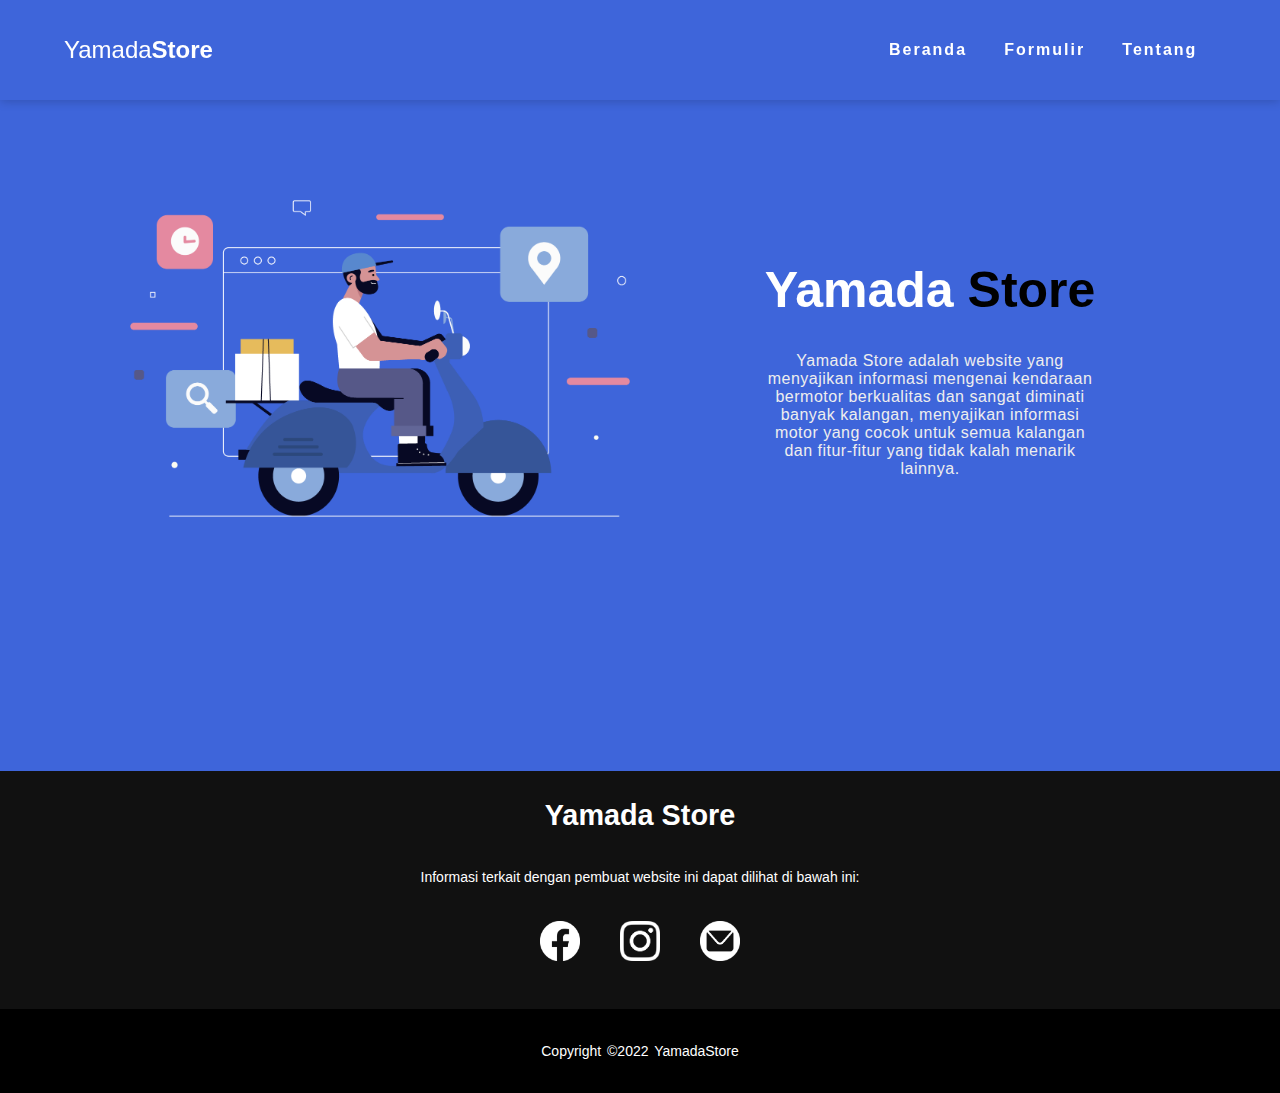
<file: index.html>
<!DOCTYPE html>
<html lang="en" dir="ltr">
<head>
    <meta charset="UTF-8">
    <meta http-equiv="X-UA-Compatible" content="IE=edge">
    <meta name="viewport" content="width=device-width, initial-scale=1.0">

    <link rel="stylesheet" href="style.css">
    
    <link rel="icon" type="image/x-icon" href="img/logo.png">

    <title>Tentang | Yamada Store</title>
</head>
<body>
    <nav>
        <input id="nav-toggle" type="checkbox">
        <div class="logo">Yamada<strong>Store</strong></div>
        <ul class="links">
            <li><a href="index.html">Beranda</a></li>
            <li><a href="form.html">Formulir</a></li>
            <li><a href="about.html">Tentang</a></li>
        </ul>
        <label for="nav-toggle" class="icon-burger">
            <div class="line"></div>
            <div class="line"></div>
            <div class="line"></div> 
        </label>
    </nav>

    <div class="container">

        <img class="gambar" src="img/motor.png" alt="">
        
        <div class="content">
            <h1>Yamada <span>Store</span></h1>
            <div class="content-header">
                <p>
                    Yamada Store adalah website yang menyajikan informasi mengenai kendaraan bermotor berkualitas dan sangat diminati banyak kalangan, menyajikan informasi motor yang cocok untuk semua kalangan dan fitur-fitur yang tidak kalah menarik lainnya.
                </p>
            </div>
        </div>
    </div>


    <footer>
        <div class="footer-content">
            <h3>Yamada Store</h3>
            <p>Informasi terkait dengan pembuat website ini dapat dilihat di bawah ini:</p>
            <ul class="socials">
                <li>
                    <a href="https://web.facebook.com/" target="_blank">
                        <div class="facebook">
                        </div>
                    </a>
                </li>
                <li>
                    <a href="https://www.instagram.com/" target="_blank">
                        <div class="instagram">
                        </div>
                    </a>
                </li>
                <li>
                    <a href="mailto:contoh10@gmail.com" target="_blank">
                        <div class="email">
                        </div>
                    </a>
                </li>
            </ul>
        </div>
        <div class="footer-bottom">
            <p>Copyright &copy;2022 yamadaStore</p>
        </div>
    </footer>
</body>
</html>
</file>
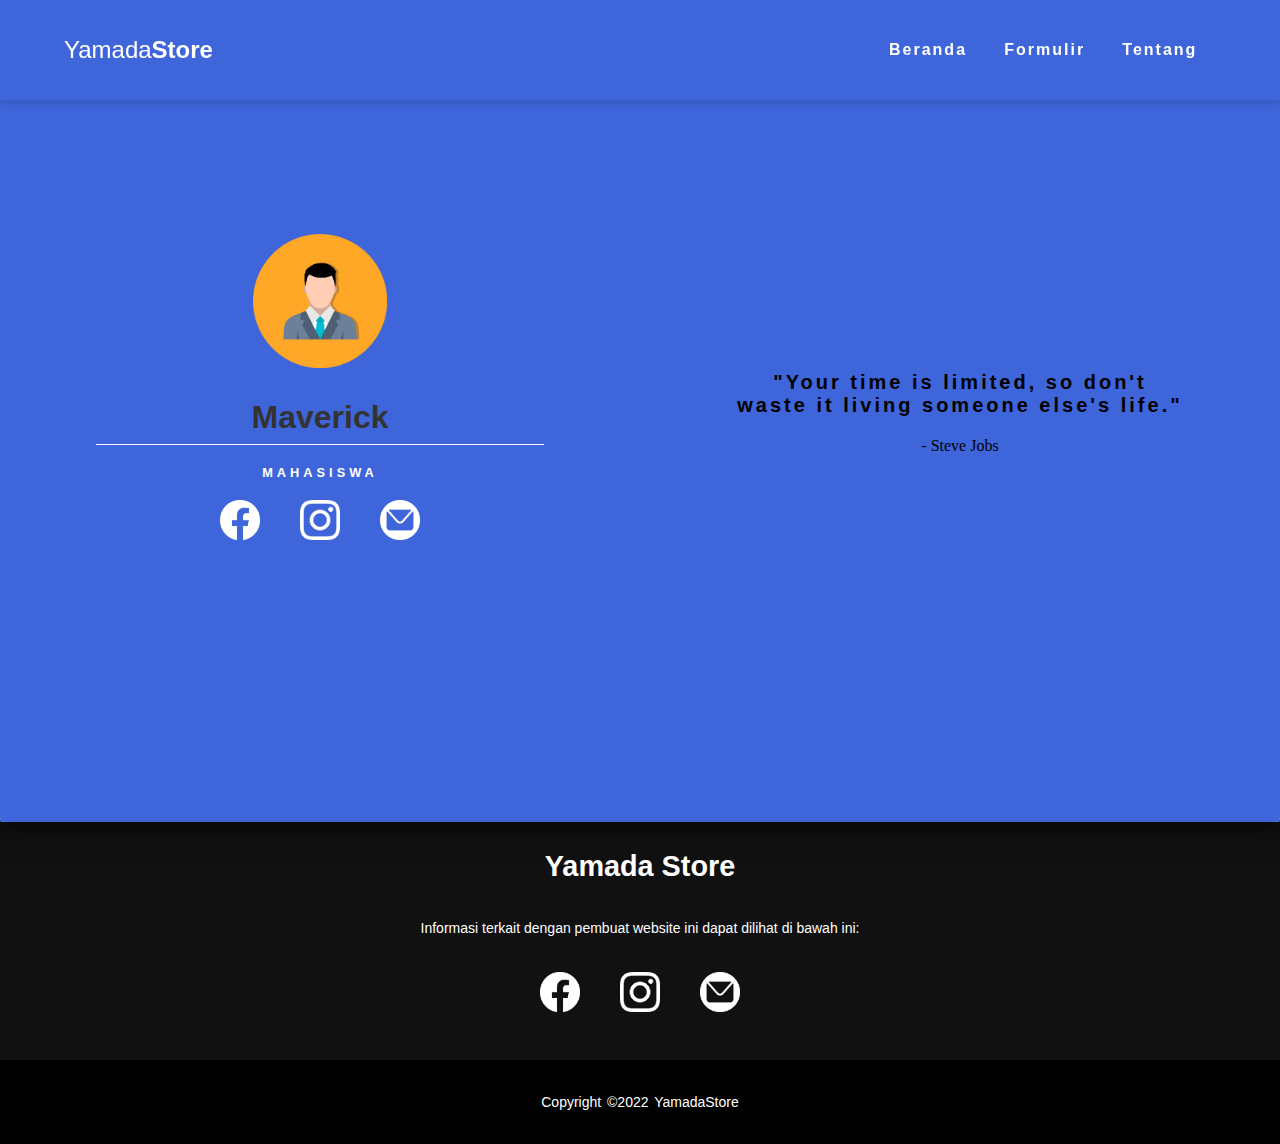
<file: about.html>
<!DOCTYPE html>
<html lang="en" dir="ltr">
<head>
    <meta charset="UTF-8">
    <meta http-equiv="X-UA-Compatible" content="IE=edge">
    <meta name="viewport" content="width=device-width, initial-scale=1.0">

    <link rel="stylesheet" href="style.css">
    
    <link rel="icon" type="image/x-icon" href="img/logo.png">

    <title>Tentang | Yamada Store</title>
</head>
<body>
    <nav>
        <input id="nav-toggle" type="checkbox">
        <div class="logo">Yamada<strong>Store</strong></div>
        <ul class="links">
            <li><a href="index.html">Beranda</a></li>
            <li><a href="form.html">Formulir</a></li>
            <li><a href="about.html">Tentang</a></li>
        </ul>
        <label for="nav-toggle" class="icon-burger">
            <div class="line"></div>
            <div class="line"></div>
            <div class="line"></div> 
        </label>
    </nav>

    <!-- Form Menu -->
        <div class="container-about">
            <div class="card-container">
                
                <div class="left-about">
                    <div class="left-container">
                        <img src="img/user.png" alt="">
                        <h3>Maverick</h3>
                        <div class="span">
                        </div>
                        <h4>MAHASISWA</h4>
                        <ul class="socials">
                            <li>
                                <a href="https://web.facebook.com/" target="_blank">
                                    <div class="facebook">
                                    </div>
                                </a>
                            </li>
                            <li>
                                <a href="https://www.instagram.com/" target="_blank">
                                    <div class="instagram">
                                    </div>
                                </a>
                            </li>
                            <li>
                                <a href="mailto:contoh10@gmail.com" target="_blank">
                                    <div class="email">
                                    </div>
                                </a>
                            </li>
                        </ul>
                    </div>

                </div>

                <div class="right-about">
                    <div class="right-container">
                        <h3>"Your time is limited, so don't waste it living someone else's life."</h3>
                        <p>- Steve Jobs</p>
                    </div>
                </div>

            </div>

        </div>
        </div>
    <!-- End Form Menu -->


    <footer>
        <div class="footer-content">
            <h3>Yamada Store</h3>
            <p>Informasi terkait dengan pembuat website ini dapat dilihat di bawah ini:</p>
            <ul class="socials">
                <li>
                    <a href="https://web.facebook.com/" target="_blank">
                        <div class="facebook">
                        </div>
                    </a>
                </li>
                <li>
                    <a href="https://www.instagram.com/" target="_blank">
                        <div class="instagram">
                        </div>
                    </a>
                </li>
                <li>
                    <a href="mailto:contoh10@gmail.com" target="_blank">
                        <div class="email">
                        </div>
                    </a>
                </li>
            </ul>
        </div>
        <div class="footer-bottom">
            <p>Copyright &copy;2022 yamadaStore</p>
        </div>
    </footer>
</body>
</html>
</file>
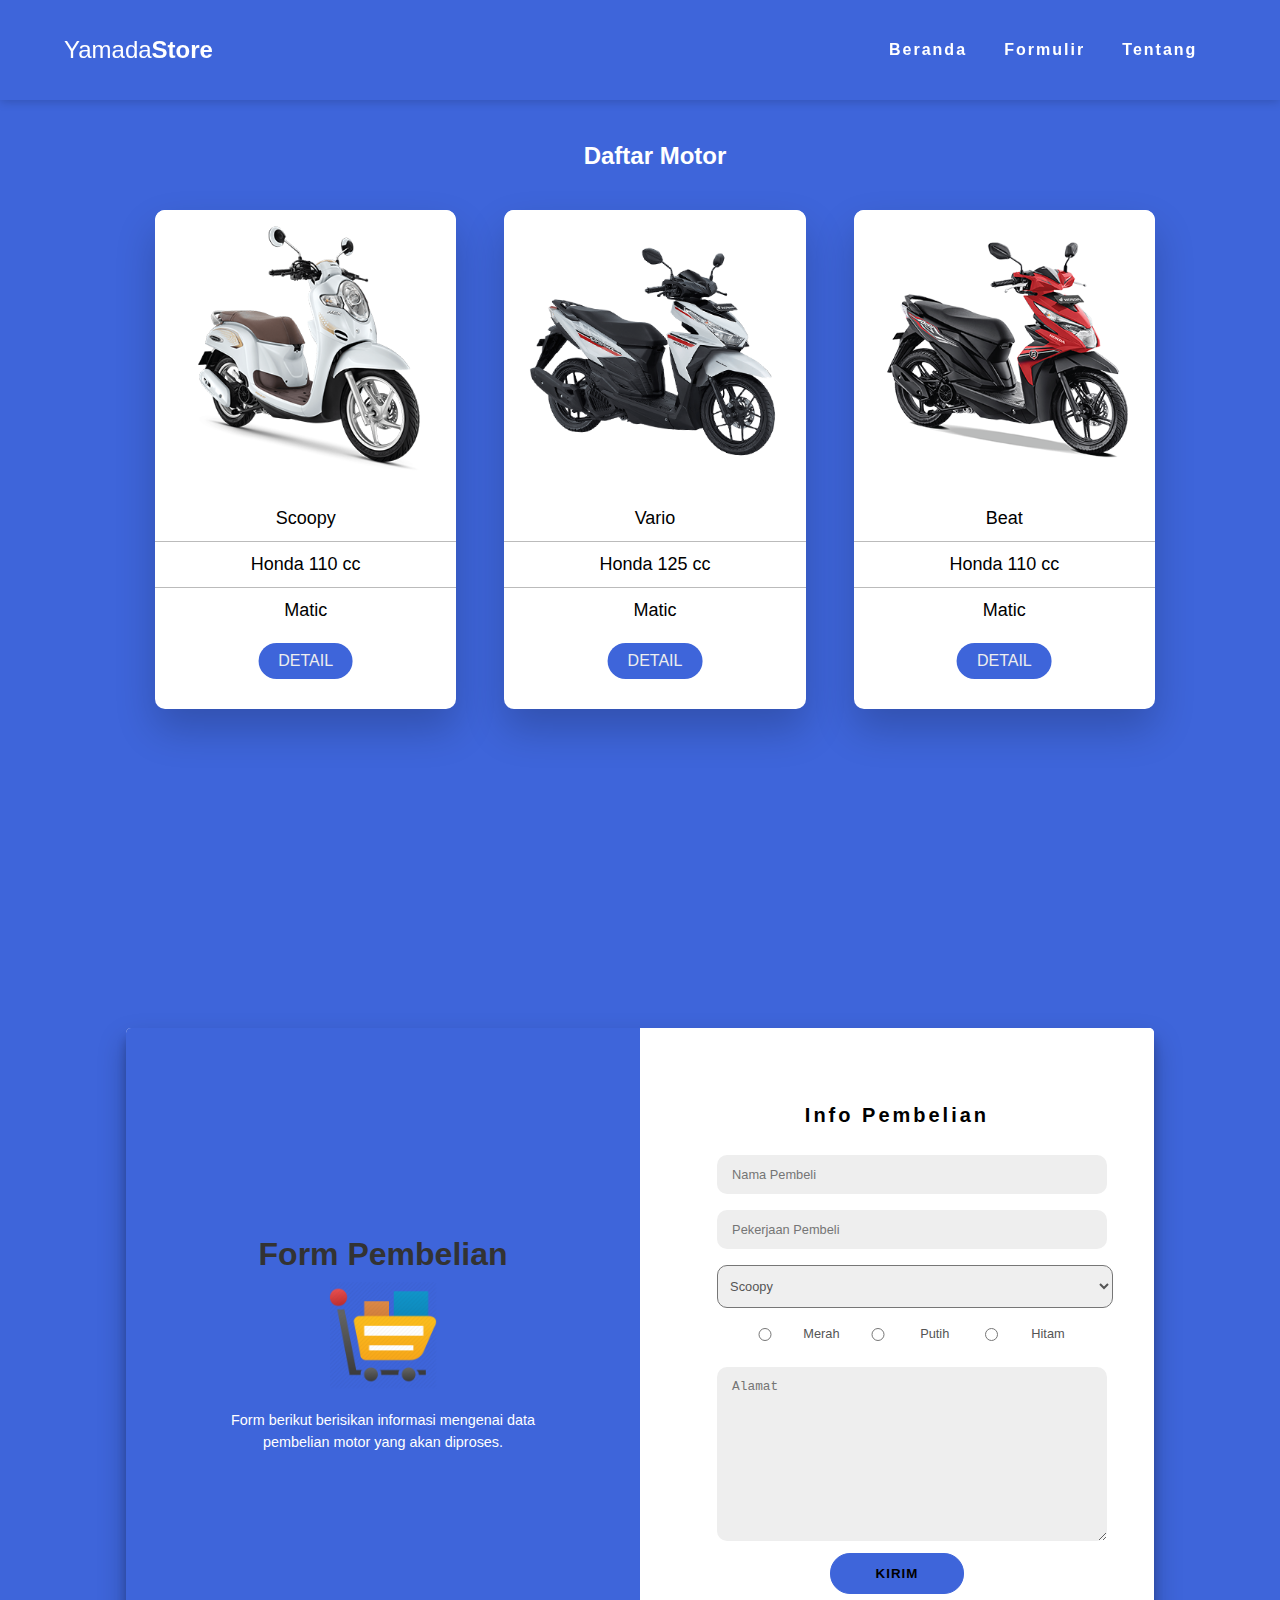
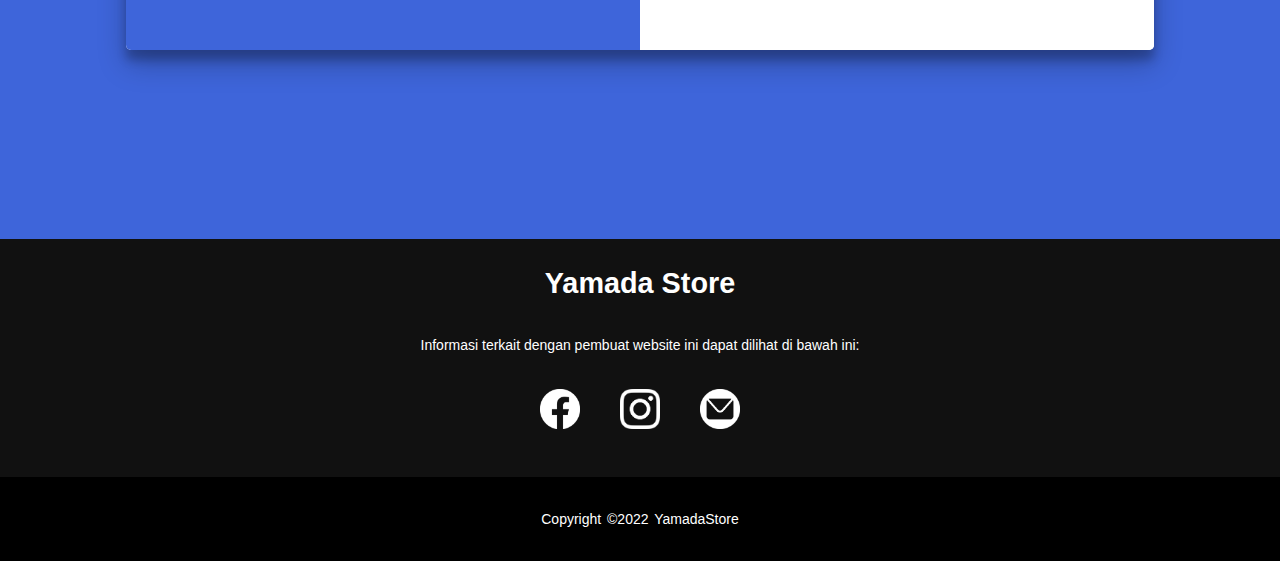
<file: form.html>
<!DOCTYPE html>
<html lang="en" dir="ltr">
<head>
    <meta charset="UTF-8">
    <meta http-equiv="X-UA-Compatible" content="IE=edge">
    <meta name="viewport" content="width=device-width, initial-scale=1.0">

    <link rel="stylesheet" href="style.css">
    
    <link rel="icon" type="image/x-icon" href="img/logo.png">

    <title>Formulir | Yamada Store</title>
</head>
<body>
    <nav>
        <input id="nav-toggle" type="checkbox">
        <div class="logo">Yamada<strong>Store</strong></div>
        <ul class="links">
            <li><a href="index.html">Beranda</a></li>
            <li><a href="form.html">Formulir</a></li>
            <li><a href="about.html">Tentang</a></li>
        </ul>
        <label for="nav-toggle" class="icon-burger">
            <div class="line"></div>
            <div class="line"></div>
            <div class="line"></div> 
        </label>
    </nav>



    <div class="container"><br>
        <h3 class="judul">Daftar Motor</h3>
        <section class="section-card">
            <div class="card card-1">
                <img src="img/scoopy.png" alt="" class="card-img">
                <div class="card-detail">
                    <ul>
                        <li>Scoopy</li>
                        <li>Honda 110 cc</li>
                        <li>Matic</li>
                    </ul>
                </div>
                <a href="#popup1" class="btn">Detail</a>
            </div>
            <div class="card card-1">
                <img src="img/vario.png" alt="" class="card-img">
                <div class="card-detail">
                    <ul>
                        <li>Vario</li>
                        <li>Honda 125 cc</li>
                        <li>Matic</li>
                    </ul>
                </div>
                <a href="#popup2" class="btn">Detail</a>
            </div>
            <div class="card card-1">
                <img src="img/beat.png" alt="" class="card-img">
                <div class="card-detail">
                    <ul>
                        <li>Beat</li>
                        <li>Honda 110 cc</li>
                        <li>Matic</li>
                    </ul>
                </div>
                <a href="#popup3" class="btn">Detail</a>
            </div>
            
        </section>
    </div>



    <!-- POP UP -->
    <!-- 1 -->
    <div class="popup" id="popup1">
        <div class="popup-content">
            <div class="popup-img">
                <img src="img/scoopy.png" alt="">
                <a href="" class="popup-close">&times;</a>
            </div>
            <div class="popup-header">
                <h1>Scoopy</h1>
                <h2>Rp. 21,353,000</h2>
            </div>
            <div class="popup-text">
                <p>
                    Honda Scoopy adalah salah satu merek pedagang sepeda motor Honda di Indonesia skuter matik ini yang di produksi oleh <a href="https://www.astra-honda.com/product/scoopy" target="_blank">PT Astra Honda Motor</a> .
                </p>
            </div>
            <a href="#" class="btn popup-btn">Keluar</a>
        </div>
    </div>

    <!-- 2 -->
    <div class="popup" id="popup2">
        <div class="popup-content">
            <div class="popup-img">
                <img src="img/vario.png" alt="">
                <a href="" class="popup-close">&times;</a>
            </div>
            <div class="popup-header">
                <h1>Vario</h1>
                <h2>Rp. 22,009,000</h2>
            </div>
            <div class="popup-text">
                <p>
                    Honda Vario adalah sebuah skuter bertransmisi otomatis yang diproduksi oleh <a href="https://www.astra-honda.com/product/vario-125" target="_blank">Astra Honda Motor</a>  di Indonesia sejak tahun 2006. Skuter ini dimaksudkan untuk mengantisipasi makin banyaknya populasi skuter otomatis yang beredar di pasar sepeda motor Indonesia.
                </p>
            </div>
            <a href="#" class="btn popup-btn">Keluar</a>
        </div>
    </div>

    <!-- 3 -->
    <div class="popup" id="popup3">
        <div class="popup-content">
            <div class="popup-img">
                <img src="img/beat.png" alt="">
                <a href="" class="popup-close">&times;</a>
            </div>
            <div class="popup-header">
                <h1>Beat</h1>
                <h2>Rp. 17,620,000</h2>
            </div>
            <div class="popup-text">
                <p>
                    Honda Beat adalah skuter otomatis yang diproduksi oleh <a href="https://www.astra-honda.com/product/beat" target="_blank">Astra Honda Motor</a> di Indonesia. Skuter ini yang diluncurkan sejak tahun 2008 ini dimaksudkan untuk dipasarkan sepeda motor Honda di Indonesia.
                </p>
            </div>
            <a href="#" class="btn popup-btn">Keluar</a>
        </div>
    </div>
    <!-- End Menu Popup -->




    <!-- Form Menu -->
    <div class="form">
        <div class="container-form">
            
            <div class="card-container">
                
                <div class="left">
                    <div class="left-container">
                        <h3>Form Pembelian</h3>
                        <img src="img/buy.png" alt="">
                        <p>Form berikut berisikan informasi mengenai data pembelian motor yang akan diproses.</p>
                    </div>
                </div>

                <div class="right">
                    <div class="right-container">
                        <form action="">
                            <h3>Info Pembelian</h3>
                            <input type="text" placeholder="Nama Pembeli">
                            <input type="text" placeholder="Pekerjaan Pembeli">
                            <select>
                                <option value="">Scoopy</option>
                                <option value="">Vario</option>
                                <option value="">Beat</option>
                            </select>
                            <div class="warna-klasifikasi">
                                <input type="radio" name="warna"><label for="">Merah</label>
                                <input type="radio" name="warna"><label for="">Putih</label>
                                <input type="radio" name="warna"><label for="">Hitam</label>
                            </div>
                            <textarea rows="10" placeholder="Alamat"></textarea>
                            <button>Kirim</button>
                        </form>
                    </div>
                </div>

            </div>

        </div>
        </div>
    <!-- End Form Menu -->





    <!-- Footer -->
    <footer>
        <div class="footer-content">
            <h3>Yamada Store</h3>
            <p>Informasi terkait dengan pembuat website ini dapat dilihat di bawah ini:</p>
            <ul class="socials">
                <li>
                    <a href="https://web.facebook.com/" target="_blank">
                        <div class="facebook">
                        </div>
                    </a>
                </li>
                <li>
                    <a href="https://www.instagram.com/" target="_blank">
                        <div class="instagram">
                        </div>
                    </a>
                </li>
                <li>
                    <a href="mailto:contoh10@gmail.com" target="_blank">
                        <div class="email">
                        </div>
                    </a>
                </li>
            </ul>
        </div>
        <div class="footer-bottom">
            <p>Copyright &copy;2022 yamadaStore</p>
        </div>
    </footer>
</body>
</html>
</file>
<file: style.css>
body{
    padding: 0;
    margin: 0;
    background-color: #3e65da;
}

.container{
    position: relative;
    margin-top: 100px;
    margin-left: 30px;
    margin-bottom: 150px;
}

.judul{
    text-align: center;
    font-family: sans-serif;
    color: #ffff;
    font-size: 24px;
}


.judul-2{
    text-align: center;
    font-family: sans-serif;
    color: #ffff;
    font-size: 28px;
}

/* navbar style */
nav{
    position: fixed;
    z-index: 10;
    left: 0;
    right: 0;
    top: 0;
    font-family: sans-serif;
    padding: 0 5%;
    height: 100px;
    background-color: #3e65da;
    box-shadow: 0 1px 10px rgba(0, 0,0,.2);
    
}

nav .logo{
    float: left;
    width: 40%;
    height: 100%;
    display: flex;
    align-items: center;
    font-size: 24px;
    color: #fff; 
}

nav .links{
    float: right;
    padding: 0;
    margin: 0;
    width: 30%;
    height: 100%;
    display: flex;
    letter-spacing: 2px;
    justify-content: space-around;
    align-items: center;
}

nav .links li{
    list-style: none;
}

nav .links a{
    display: block;
    padding: 1em;
    font-size: 16px;
    font-weight: bold;
    color: #fff;
    text-decoration: none;
}

nav ul li:hover{
    border-bottom: 3px solid #000000;
    transition: all .3s ease;
}

#nav-toggle{
    position: absolute;
    top: -100px;
}

nav .icon-burger{
    display: none;
    position: absolute;
    right: 5%;
    top: 50%;
    transform: translateY(-50%);
}

nav .icon-burger .line{
    width: 30px;
    height: 5px;
    margin: 5px;
    background-color: #fff;
    border-radius: 3px;
    transition: all .3s ease-in-out;
}

nav .icon-burger:hover{
    cursor: pointer;
}

/* End navbar style */



/* Content Style */
.content{
    text-align: center;
    position: absolute;
    top: 50%;
    left: 72%;
    transform: translate(-50%, -50%);
}

.content h1{
    color: #fff;
    text-align: left;
    font-family: sans-serif;
    font-size: 50px;
    text-align: center;
}

.content span{
    color: #000000;
}

.content-header{
    text-align: center;
    margin: 10px;
}

.content-header p{
    color: #EEEEEE;
    font-family: sans-serif;
    font-size: 16px;
    letter-spacing: 0.5px;
    text-align: center;
}

.gambar{
    margin: 100px;
    width: 40%;
}
/* End Content Style */


/* Form card (gambar motor)  Style  */
.section-card{
    display: grid;
    grid-template-columns: repeat(3, 1fr);
    column-gap: 48px;
    font-family: sans-serif;
    width: 80%;
    margin: 40px auto;
}

.card{
    background-color: #fff;
    box-shadow: 0 20px 40px rgba(0, 0,0,.2);
    margin-bottom: 50px;
    border-radius: 10px;
}

.card-img{
    width: 100%;
    display: block;
    background-color: #fff;
    border-radius: 10px;
}

.card-img:hover{
    background-color: #3e65da;
    transition: all .3s;
}

.card-detail{
    padding: 10px 0;
}

.card-detail ul{
    list-style: none;
    display: contents;
    margin: 0 auto;
    width: 80%;
    padding: 20px 0;
}

.card-detail ul li{
    width: 100%;
    text-align: center;
    font-size: 18px;
    padding: 12px 0;
}

.card-detail ul li:not(:last-child){
    border-bottom: 1px solid #bbb;
}


/* popup */
.popup{
    width: 100%;
    height: 100vh;
    background-color: rgba(0, 0,0,.8);
    position: fixed;
    top: 0;
    left: 0;

    opacity: 0;
    visibility: hidden;

    transition: all .3s;
    font-family: sans-serif;
}

.popup-content{
    width: 40%;
    background-color: #fff;
    box-shadow: 0 20px 40px rgba(0, 0,0,.2);

    margin-top: 40px;
    position: absolute;
    top: 50%;
    left: 50%;
    transform: translate(-50%, -50%) scale(.25);
    opacity: 8;

    transition: all .5s .1s;
}

.popup-img{
    display: flex;
}

.popup-img img{
    display: block;
    width: 50%;
    margin: auto;
}

.popup-header{
    text-align: center;
    text-transform: uppercase;
    color: #555;
}

.popup-header h1{
    font-size: 30px;
    margin-bottom: 20px;
}

.popup-header h1{
    font-size: 20px;
}

.popup-text{
    padding: 0 36px;
    line-height: 1.4;
    text-align: center;
}

.popup-text p:not(:last-child){
    margin-bottom: 16px;
}

.popup-btn{
    background-color: #333;
    margin-top: 30px;
}

#popup1:target{
    opacity: 1;
    visibility: visible;
}

#popup1:target .popup-content{
    opacity: 1;
    transform: translate(-50%, -50%) scale(1);
}

#popup2:target{
    opacity: 1;
    visibility: visible;
}

#popup2:target .popup-content{
    opacity: 1;
    transform: translate(-50%, -50%) scale(1);
}

#popup3:target{
    opacity: 1;
    visibility: visible;
}

#popup3:target .popup-content{
    opacity: 1;
    transform: translate(-50%, -50%) scale(1);
}

.popup-close:link,
.popup-close:visited{
    position: absolute;
    top: 12px;
    right: 20px;
    text-decoration: none;
    color: #000;
    font-size: 30px;
    display: inline-block;
    line-height: 1;
    transition: all .3s;
}

.popup-close:hover,
.popup-close:visited{
    color: #555;
}
/* End Popup Stye */

/* Tombol */
.btn{
    text-decoration: none;
    text-transform: uppercase;
    text-align: center;
    color: #eee;
    font-weight: 500;

    display: inline-block;
    padding: 9px 20px;
    border-radius: 100px;
    margin-left: 50%;
    transform: translateX(-50%);
    margin-bottom: 30px;
}

.card-1 .btn:hover{
    background-color: rgb(91, 147, 237);
    transition: all .3s;
}

.card-1 .btn{
    background-color: #3e65da;
}
/* End tombol Style  */



/* Form Style */
.form{
    display: flex;
    justify-content: center;
    align-items: center;
    flex-direction: column;
    font-family: sans-serif;
    height: 100vh;
    margin: -20px 0 50px;
}
.container-form{
    background-color: #fff;
    border-radius: 5px;
    box-shadow: 0 14px 28px rgba(0, 0,0,0.25), 0 10px 10px rgba(0, 0,0,0.22);
    position: relative;
    overflow: hidden;
    max-width: 100%;
    min-height: 522px;
    min-width: 370px;
}

.card-container{
    display: flex;
}

.left{
    display: flex;
    flex: 1;
    height: 622px;
    background-color: #3e65da;
    justify-content: center;
    align-items: center;
    color: #fff;
}

.left p{
    font-size: 0.9rem;  
}

.left-container{
    width: 70%;
    text-align: center;
    line-height: 22px;
}

.left-container h3{
    font-size: 2rem;
    font-family: sans-serif;
    margin-bottom: 1rem;
    color: #333;
}

.left-container h4{
    font-size: 0.8rem;
    letter-spacing: 4px;
    font-family: sans-serif;
    margin-bottom: 1rem;
    color: #fff;
}

.left-container .span {
    background-color: #fff;
    border-radius: 30px;
    font-size: 1px;
    height: 1px;
}

.left-container img{
    width: 30%;
}

.left-container p{
    font-weight: lighter;
}

.right{
    display: flex;
    flex: 1;
    background-color: #fff;
    justify-content: center;
    align-items: center;
}

.right-container{
    width: 70%;
    text-align: center;
}

.right-container h3{
    letter-spacing: 3px;
    font-size: 20px;
    font-family: sans-serif;
    align-items: center;
    justify-content: center;
    
}

.right-container label{
    border: none;
    width: 50%;
    font-size: 0.8rem;
}

.right-container select{
    padding: 12px 8px;
    color: #555;
    margin: 8px 0;
    width: 110%;
    font-size: 0.8rem;
    border-radius: 10px;
}

.container-form input,
textarea{
    background-color: #eee;
    border: none;
    padding: 12px 15px;
    margin: 8px 0;
    width: 100%;
    font-size: 0.8rem;
    border-radius: 10px;
}

.warna-klasifikasi{
    display: flex;
    margin: 10px;
}

.warna-klasifikasi label{
    color: #555;
}

.warna-klasifikasi input{
    margin-top: 2px;
}

input:focus,
textarea:focus{
    outline: 1px solid #3e65da;
}

.right-container button{
    border-radius: 20px;
    border: 1px solid #3e65da;
    background-color: #3e65da;
    font-weight: bold;
    padding: 12px 45px;
    letter-spacing: 1px;
    text-transform: uppercase;
    transition: transform 80ms ease-out;
}

.right-container button:hover{
    opacity: 0.7;
}
/* End Form Style */


/* About */
.container-about{
    background-color: #fff;
    border-radius: 5px;
    box-shadow: 0 14px 28px rgba(0, 0,0,0.25), 0 10px 10px rgba(0, 0,0,0.22);
    position: relative;
    overflow: hidden;
    max-width: 100%;
    min-height: 822px;
    min-width: 370px;
}

.right-about{
    display: flex;
    flex: 1;
    background-color: #3e65da;
    justify-content: center;
    height: 822px;
    align-items: center;
}

.left-about{
    display: flex;
    flex: 1;
    height: 822px;
    background-color: #3e65da;
    justify-content: center;
    align-items: center;
    color: #fff;
}
/* End About */

/* Footer Style */
footer{
    bottom: 0;
    left: 0;
    right: 0;
    background-color: #111;
    height: auto;
    width: 100vw;
    font-family: sans-serif;
    padding-top: 10px;
    color: #fff;
}

.footer-content{
    display: flex;
    align-items: center;
    justify-content: center;
    flex-direction: column;
    text-align: center;
}

.footer-content h3{
    font-size: 1.8rem;
    font-weight: bold;
    text-transform: capitalize;
    line-height: 3rem;
    margin: 10px;
}

.footer-content p{
    max-width: 500px;
    line-height: 28px;
    font-size: 14px;
}

.socials{
    list-style: none;
    display: flex;
    align-items: center;
    justify-content: center;
    margin: 1rem 0 3rem 0;
    padding-left: 0px;
}

.socials li{
    margin: 0 20px;
}

.socials a{
    text-decoration: none;
    color: #fff;
}

.socials li a img{
    width: 40px;
}

.facebook {
    background-image: url(img/facebook-icon.png);
    background-size: 100%;
    padding: 20px;
}

.socials li a .facebook:hover{
    background-image: url(img/facebook-icon-color.png);
    transition: all .2s;
}

.instagram {
    background-image: url(img/instagram-icon.png);
    background-size: 100%;
    padding: 20px;
}

.socials li a .instagram:hover{
    background-image: url(img/instagram-icon-color.png);
    transition: all .2s;
}

.email {
    background-image: url(img/email-icon.png);
    background-size: 100%;
    padding: 20px;
}

.socials li a .email:hover{
    background-image: url(img/email-icon-color.png);
    transition: all .2s;
}

.footer-bottom{
    background: #000;
    width: 100vw;
    padding: 20px 0;
    text-align: center;
}

.footer-bottom p{
    font-size: 14px;
    word-spacing: 2px;
    text-transform: capitalize;
}

.footer-bottom span{
    text-transform: uppercase;
    opacity: .4;
    font-weight: 200;
    font-weight: bold;
}
/* End Footer Style  */




/*Style Responisve UNTUK UKURAN KECIL */
@media screen and (max-width: 768px) {
    /* Navbar */
    nav .logo{
        float: none;
        width: auto;
        justify-content: center;
    }
    
    nav .links{
        float: none;
        position: fixed;
        z-index: 9;
        left: 0;
        right: 0;
        top: 100px;
        bottom: 100%;
        width: auto;
        height: auto;
        flex-direction: column;
        justify-content: space-evenly;
        background-color: rgba(0, 0,0,.8);
        overflow: hidden;
        transition: all .5s ease-in-out;
    }

    nav .links a {
        font-size: 20px;
    }

    nav :checked ~ .links{
        bottom: 0;
    }

    nav .icon-burger{
        display: block;
    }

    nav :checked ~ .icon-burger .line:nth-child(1){
        transform: translateY(10px) rotate(225deg);
    }

    nav :checked ~ .icon-burger .line:nth-child(3){
        transform: translateY(-10px) rotate(-225deg);   
    }

    nav :checked ~ .icon-burger .line:nth-child(2){
        opacity: 0;
    }
    /* end Navbar */

    /* Footer Style */
    .footer-content p{
        margin: 30px;
    }
    /* End Footer Style */
    
    .container{
        margin: 0;
        padding: 0;
    }

    .container .judul{
        text-align: center;
        font-family: sans-serif;
        color: #ffff;
        font-size: 30px;
    }


    /* Content */
    .content{
        text-align: center;
        position: relative;
        left: 45%;
    }

    .content h1{
        margin: 180px 20% 20% 30%;
    }

    .content-header p{
        margin-left: 40px;
    }

    .gambar{
        margin: 5%;
        margin-top: 30%;
        width: 85%;
    }
    /* End Content */
    


    /* Daftar Motor */
    .section-card{
        display: block;
        width: 60%;
        
    }
    .card{
        margin-bottom: 50px;
        padding: 0;
    }
    /* End Daftar Motor */



    /* popup */
    .popup-content{
        width: 80%;
    }
    .popup-header{
        font-size: 12px;
    }
    .popup-header h1{
        font-size: 20px;
    }
    .popup-text{
        font-size: 12px;
    }
    /* End Popup */



    /* Form */
    .form{
        display: block;
        margin: 20px;
        height: 100%;
    }

    .card-container{
        display: block;
    }

    .left{
        height: 400px;
    }

    .right{
        height: 622px;
    }
    /* End Form */


    /* About */
    .container-about{
        min-height: 0;
    }

    .right-about{
        height: 0;
        padding-bottom: 200px;
    }

    .left-about{
        height: 600px;
    }
    /* End About */
}
</file>
